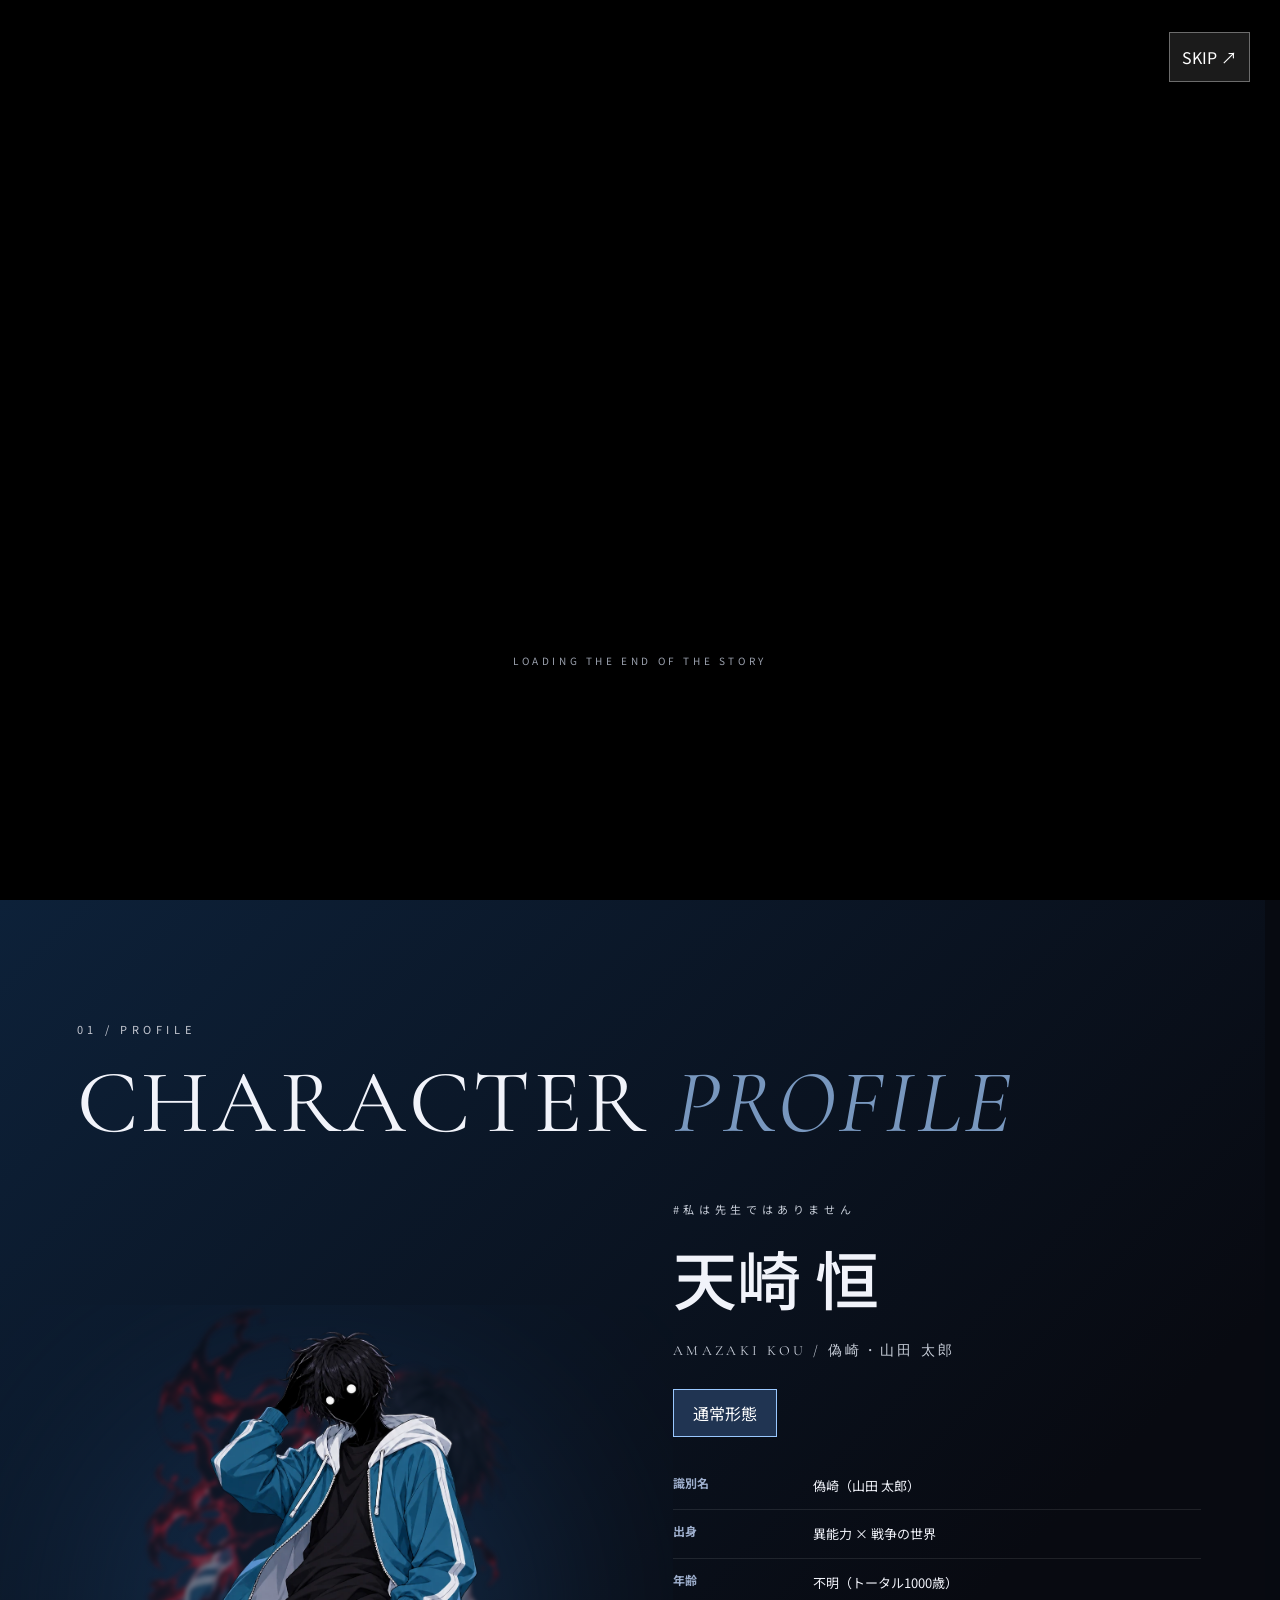
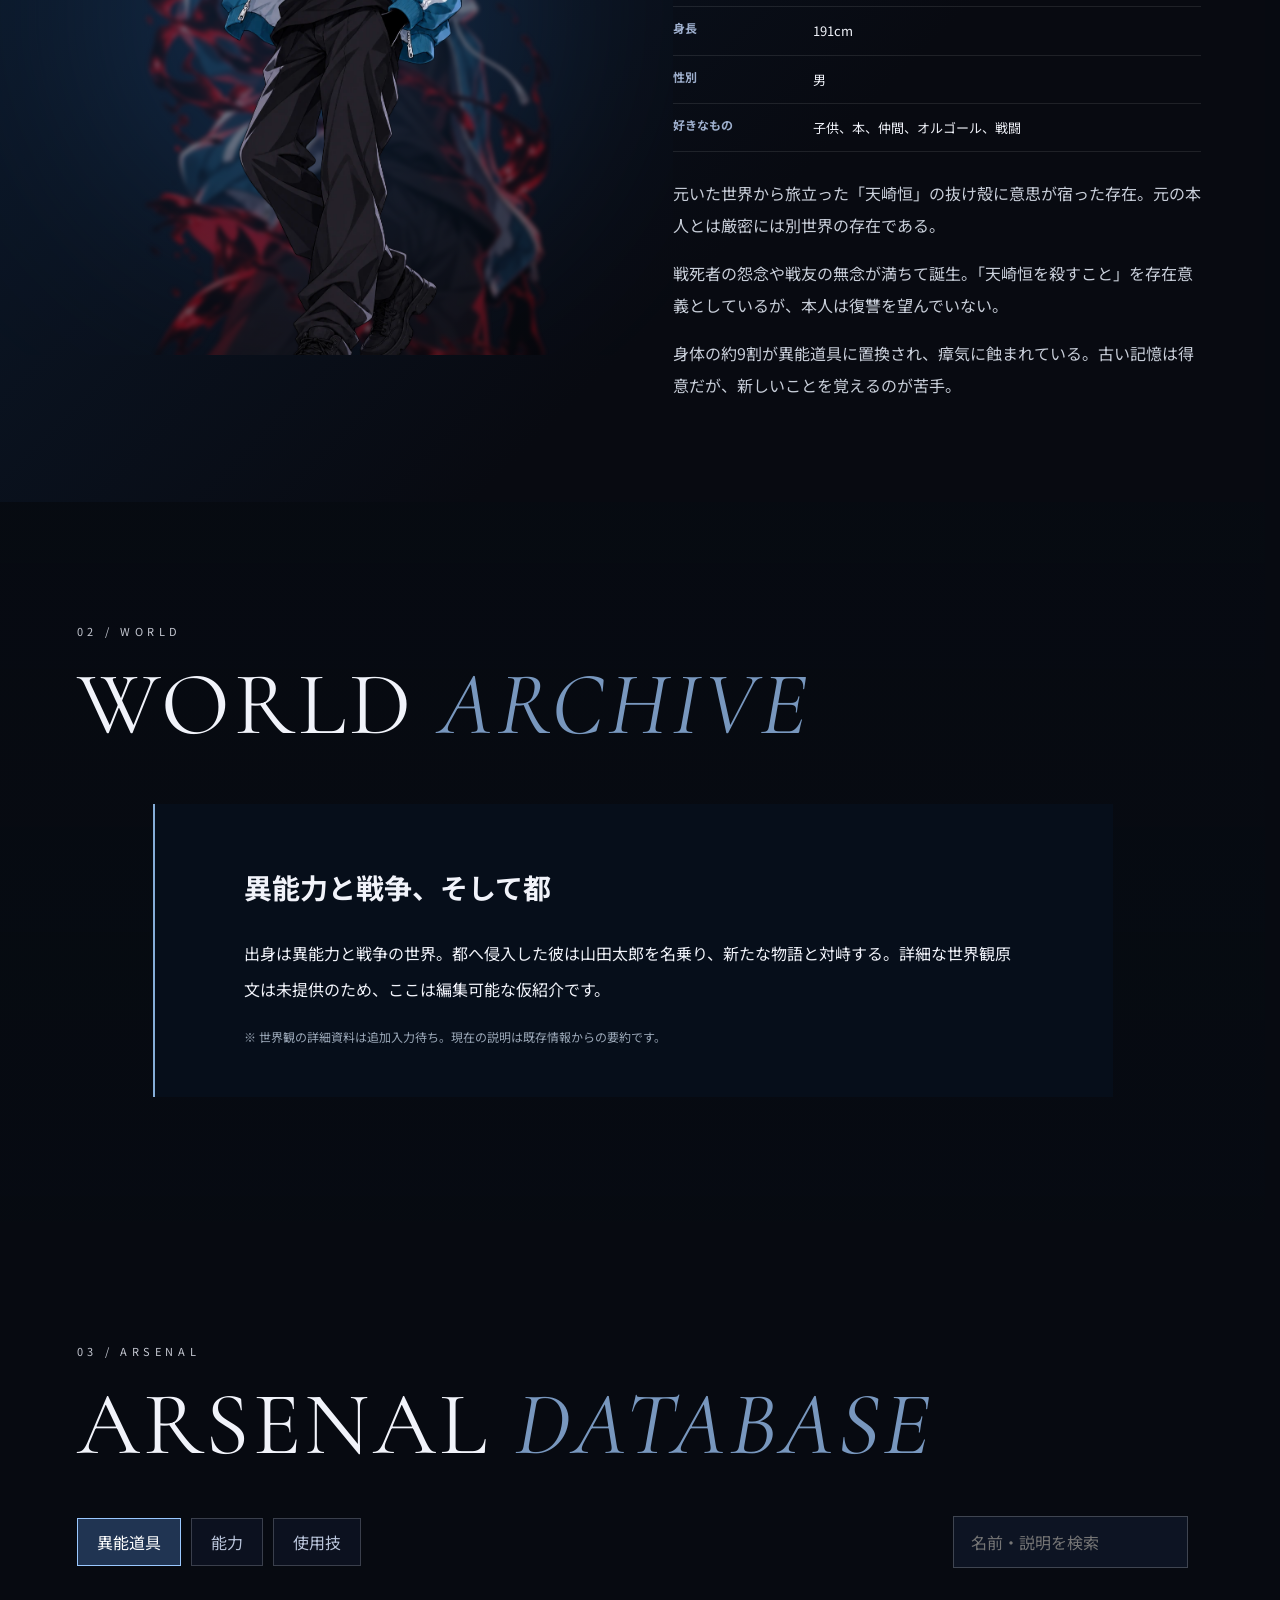
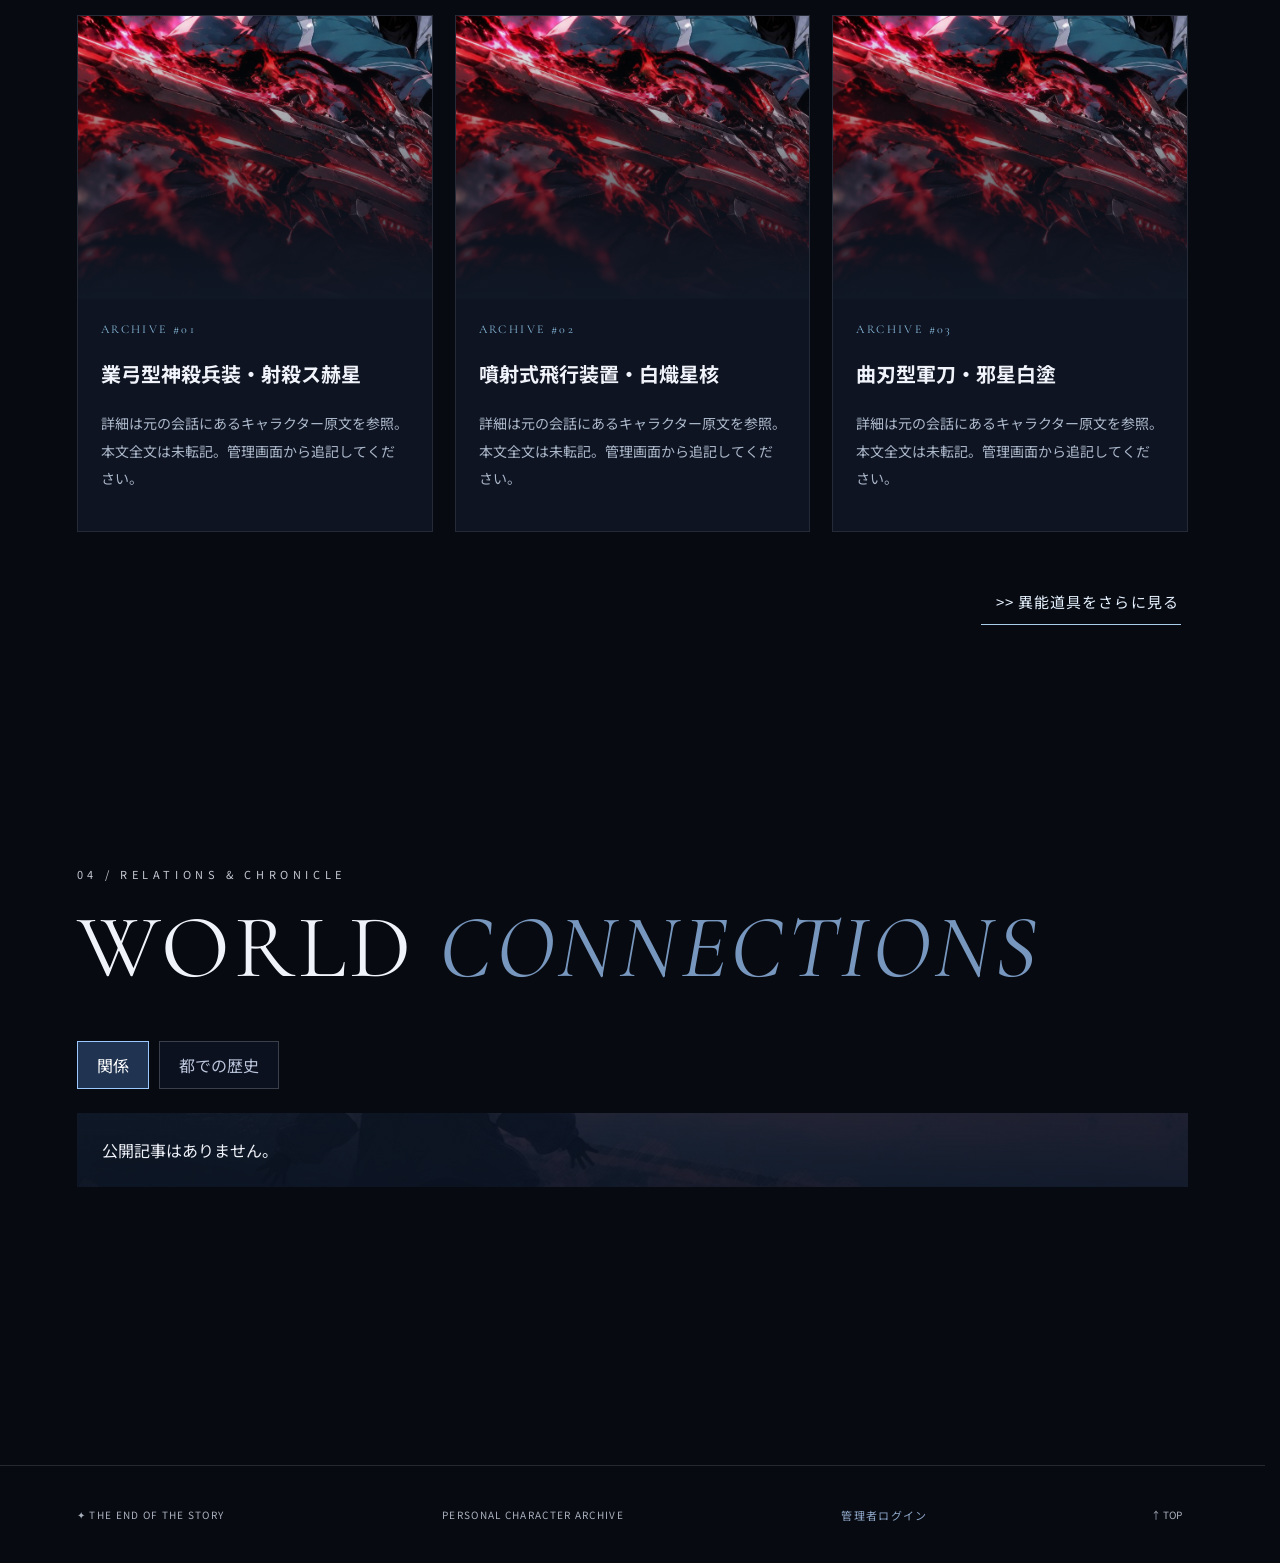
<file: index.html>
<!doctype html><html lang="ja"><head><meta charset="utf-8"><meta name="viewport" content="width=device-width,initial-scale=1,viewport-fit=cover"><meta name="theme-color" content="#070a11"><meta name="description" content="物語之終幕 — 天崎 恒 / 偽崎 / 山田太郎 のキャラクターアーカイブ"><title>物語之終幕 | AMAZAKI ARCHIVE</title>
<meta property="og:type" content="website">
<meta property="og:site_name" content="AMAZAKI ARCHIVE">
<meta property="og:title" content="物語之終幕 | AMAZAKI ARCHIVE">
<meta property="og:description" content="物語之終幕 — 天崎 恒 / 偽崎 / 山田太郎 のキャラクターアーカイブ">
<meta property="og:url" content="https://amazaki-character-site.vercel.app/">
<meta name="twitter:card" content="summary">
<meta name="twitter:title" content="物語之終幕 | AMAZAKI ARCHIVE">
<meta name="twitter:description" content="物語之終幕 — 天崎 恒 / 偽崎 / 山田太郎 のキャラクターアーカイブ">
<link rel="preload" as="image" href="assets/slide-1.webp"><link rel="stylesheet" href="styles.css"><link rel="stylesheet" href="awakening.css"><link rel="stylesheet" href="entry-reveal.css"></head><body>
<div id="loader" class="loader" aria-label="読み込み中"><video id="loaderVideo" autoplay muted playsinline preload="auto"><source src="assets/loading.mp4" type="video/mp4"></video><button id="skipLoad" class="skip">SKIP ↗</button><p>LOADING THE END OF THE STORY</p></div>
<header class="topbar"><button class="brand" id="home" aria-label="メインへ戻る">✦ <span>物語之終幕</span></button><span class="header-mid">AMAZAKI / ARCHIVE</span><button id="menuToggle" class="hamburger" aria-label="メニューを開く" aria-expanded="false"><span></span><span></span><span></span></button></header>
<nav id="menu" class="menu" aria-label="メインメニュー" aria-hidden="true"><div class="menu-inner"><div class="menu-sign">✦<small>THE END OF THE STORY</small></div><div id="menuItems"></div><button id="menuAdmin" class="menu-admin" hidden aria-hidden="true" tabindex="-1">ローカル開発用エディタ（公開版では無効）</button></div></nav>
<main><section id="main" class="hero section current"><div id="slideLayer" class="slide-layer"></div><div class="hero-fade"></div><div class="hero-content"><p class="eyebrow">A STORY OF THE END</p><h1>物語之終幕</h1><p class="en">THE END OF THE STORY</p><blockquote id="heroQuote">大切な物を守る為に、俺は〝終幕〟になる。</blockquote><div id="slideDots" class="dots" aria-label="スライド切替"></div><button id="explore" class="explore">SCROLL TO DISCOVER <span>⌄</span></button></div><button id="prev" class="slide-arrow prev" aria-label="前のスライド">‹</button><button id="next" class="slide-arrow next" aria-label="次のスライド">›</button></section>
<section id="character" class="section character"><div class="section-heading"><p class="eyebrow">01 / PROFILE</p><h2>CHARACTER <em>PROFILE</em></h2></div><div class="portrait-stage"><div class="portrait-glow"></div><img id="profileDecoration" class="portrait-deco" src="assets/portrait-normal-effect.webp" alt="" loading="lazy"><img id="profilePortrait" class="portrait" src="assets/portrait-normal.webp" alt="天崎恒の立ち絵" loading="lazy"></div><div class="character-info"><p class="eyebrow">#私は先生ではありません</p><h3>天崎 恒</h3><p class="roman">AMAZAKI KOU / 偽崎・山田 太郎</p><div class="switcher"><button class="form-switch active" data-form="normal">通常形態</button><button class="form-switch" data-form="awakened" hidden>覚醒形態</button></div><div id="profileDetails"></div></div></section>
<section id="world" class="section world"><div class="section-heading"><p class="eyebrow">02 / WORLD</p><h2>WORLD <em>ARCHIVE</em></h2></div><div class="world-content"><h3 id="worldTitle"></h3><p id="worldBody"></p><p class="footnote">※ 世界観の詳細資料は追加入力待ち。現在の説明は既存情報からの要約です。</p></div></section>
<section id="arsenal" class="section arsenal"><div class="section-heading"><p class="eyebrow">03 / ARSENAL</p><h2>ARSENAL <em>DATABASE</em></h2></div><div class="arsenal-tools"><div class="tabs"><button class="tab active" data-tab="equipment">異能道具</button><button class="tab" data-tab="abilities">能力</button><button class="tab" data-tab="techniques">使用技</button></div><input id="search" type="search" placeholder="名前・説明を検索" aria-label="記事を検索"></div><div id="arsenalCards" class="card-grid"></div></section>
<section id="archive" class="section archive"><div class="section-heading"><p class="eyebrow">04 / RELATIONS & CHRONICLE</p><h2>WORLD <em>CONNECTIONS</em></h2></div><div class="tabs"><button class="archive-tab active" data-archive="relations">関係</button><button class="archive-tab" data-archive="history">都での歴史</button></div><div id="archiveContent" class="archive-content"></div></section></main>
<footer><span>✦ THE END OF THE STORY</span><span>PERSONAL CHARACTER ARCHIVE</span><a href="admin.html" class="admin-footer-link" aria-label="管理者ログイン">管理者ログイン</a><button id="footerTop">↑ TOP</button></footer>
<div id="editorOverlay" class="editor-overlay" aria-hidden="true"><div class="editor"><header><h2>LOCAL EDITOR <small>試作版</small></h2><button id="closeEditor" aria-label="閉じる">✕</button></header><p class="warning">この画面はローカル試作用です。パスワード認証・公開DB保存は未実装です。編集内容はこのブラウザだけに保存され、他の閲覧者には反映されません。公開用の本番管理画面としては使用しないでください。</p><p>変更先の項目</p><select id="editCollection"><option value="equipment">異能道具</option><option value="abilities">能力</option><option value="techniques">使用技</option><option value="relations">関係</option><option value="history">都での歴史</option></select><select id="editItem"></select><label>名称<input id="editTitle" type="text"></label><label>本文（試作版ではプレーンテキスト）<textarea id="editBody" rows="8"></textarea></label><div class="editor-actions"><button id="saveItem">端末に保存</button><button id="addItem">項目を追加</button><button id="deleteItem">選択項目を削除</button></div><hr><h3>バックアップ</h3><p class="footnote">文章・項目データをJSON形式で退避します。画像・動画の実体は含みません。画像はこのZIP内のassets/を保管してください。</p><div class="editor-actions"><button id="downloadBackup">JSONを書き出す</button><button id="copyBackup">JSONをコピー</button><button id="resetData">初期データに戻す</button></div><label>バックアップJSONを貼り付けて復元<textarea id="restoreText" rows="4" placeholder="バックアップJSONを貼り付け"></textarea></label><button id="restoreBackup">確認して復元</button><p id="editorStatus" role="status" aria-live="polite"></p></div></div>
<script src="supabase-config.js" defer></script><script src="safe-html.js" defer></script><script src="awakening-state.js" defer></script><script src="awakening-fx.js" defer></script><script src="entry-reveal.js" defer></script><script src="app.js" defer></script></body></html>
</file>
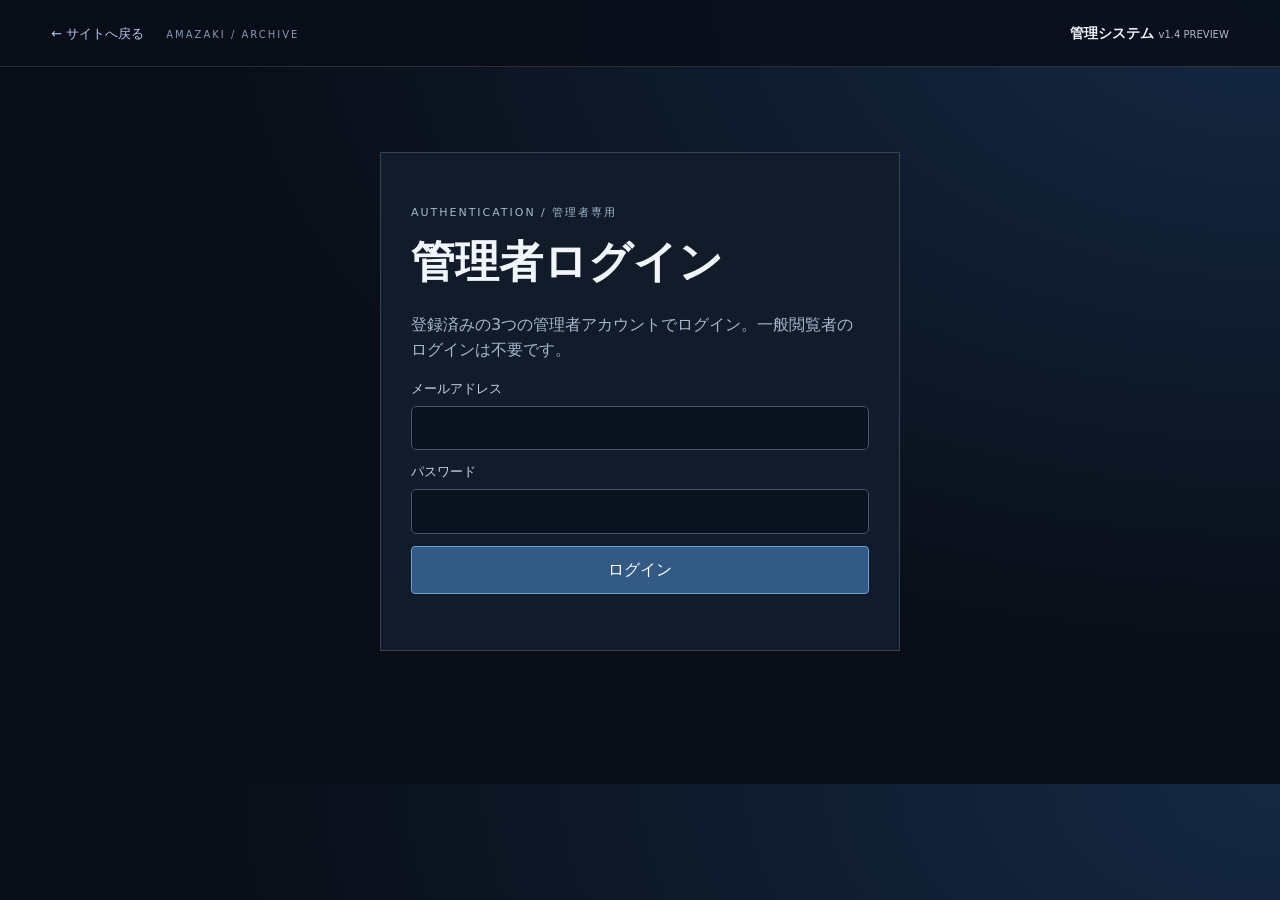
<file: admin.html>
<!doctype html><html lang="ja"><head><meta charset="utf-8"><meta name="viewport" content="width=device-width,initial-scale=1,viewport-fit=cover"><meta name="robots" content="noindex,nofollow"><meta name="theme-color" content="#0d111a"><title>管理 | 物語之終幕</title><link rel="stylesheet" href="admin.css"></head><body>
<header class="admin-header"><div><a class="return" href="./index.html">← サイトへ戻る</a><span class="tiny">AMAZAKI / ARCHIVE</span></div><strong>管理システム <span>v1.4 PREVIEW</span></strong></header>
<div class="container"><div id="configBanner" class="banner" hidden>Supabaseへの接続設定がまだです。<code>supabase-config.js</code> の2か所を編集してください。<a href="README_導入手順.md">手順を読む</a></div>
<section id="loginPanel" class="login-panel"><p class="eyebrow">AUTHENTICATION / 管理者専用</p><h1>管理者ログイン</h1><p>登録済みの3つの管理者アカウントでログイン。一般閲覧者のログインは不要です。</p><form id="loginForm"><label>メールアドレス<input id="email" type="email" autocomplete="username" required></label><label>パスワード<input id="password" type="password" autocomplete="current-password" required></label><button class="primary" type="submit">ログイン</button></form><p id="loginError" role="alert" class="error"></p></section>
<section id="workspace" hidden><div class="workspace-head"><div><p class="eyebrow">ARCHIVE CONTROL</p><h1>物語資料の管理</h1><p class="note">異能道具・能力・使用技・世界観・関係・都での歴史を編集・追加・削除。CHARACTER PROFILEは現状を維持します。</p></div><div class="user-actions"><span id="signedUser"></span><button id="logoutBtn" class="outline">ログアウト</button></div></div>
<div class="columns"><aside class="side"><div class="filters"><label>分類<select id="categoryFilter"><option value="item">異能道具</option><option value="ability">能力</option><option value="technique">使用技</option><option value="world">世界観</option><option value="relation">関係</option><option value="history">都での歴史</option></select></label><label id="formField">形態<select id="formFilter"><option value="normal">通常</option><option value="awakened">覚醒</option></select></label></div><button id="newBtn" class="primary wide">＋ 新規記事</button><div id="entryList" class="entry-list" role="listbox" aria-label="記事一覧"></div></aside>
<div class="edit-area"><section class="panel"><div class="section-top"><h2 id="editHeading">記事を選択</h2><small id="entryBadge">未選択</small></div><label>記事名<input id="title" placeholder="記事の名前" maxlength="160"></label><div class="two"><label>公開状態<select id="published"><option value="false">下書き（一般非公開）</option><option value="true">公開（全員閲覧可）</option></select></label><label>並び順<input id="sortOrder" type="number" value="0" min="-10000" max="100000"></label></div>
<div class="label-top">本文（装飾可能）</div><div class="tools" id="formatTools"><button type="button" data-cmd="bold" title="太字"><b>B</b></button><button type="button" data-cmd="italic" title="斜体"><i>I</i></button><button type="button" data-cmd="underline" title="下線"><u>U</u></button><button type="button" data-cmd="insertUnorderedList" title="箇条書き">☷</button><button type="button" data-cmd="formatBlock" data-value="h2">大見出し</button><button type="button" data-cmd="formatBlock" data-value="h3">小見出し</button><button type="button" data-cmd="fontSize" data-value="5">大きい字</button><button type="button" data-cmd="fontSize" data-value="3">普通字</button><button type="button" id="insertLine" title="区切り線">―</button><label class="colorTool">色<input id="fontColor" type="color" value="#c9d5e8"></label></div>
<div id="richEditor" class="rich-editor" contenteditable="true" role="textbox" aria-label="本文編集エリア" aria-multiline="true" spellcheck="false"></div><label>本文の登場演出<select id="animation"><option value="none">なし</option><option value="右から登場">右から登場</option><option value="下から浮上">下から浮上</option></select></label>
<div class="label-top">記事画像（各記事個別・<span id="imageAspect">5:4</span>）</div><div class="image-controls"><input id="imageInput" type="file" accept="image/png,image/jpeg,image/webp"><p class="note">PNG・JPEG・WebP。元画像20MBまで。<span id="imageTypeHelp">異能道具・能力・技は5:4で保存します。</span>WebPに変換します。</p><canvas id="cropCanvas" width="1250" height="1000" aria-label="画像5対4のプレビュー"></canvas><div class="two"><label>横位置<input id="cropX" type="range" min="-100" max="100" value="0"></label><label>縦位置<input id="cropY" type="range" min="-100" max="100" value="0"></label></div><p class="note" id="imageNote">画像未変更（記事ごとの既存画像を維持）</p><button id="removeImage" class="outline" type="button">画像指定を解除</button></div>
<div class="buttons"><button id="previewBtn" class="outline" type="button">👁 公開ページでプレビュー（保存しない）</button><button id="saveEntry" class="primary">記事を保存</button><button id="deleteEntry" class="danger" type="button">この記事を削除</button></div><p class="note">保存前にバックアップを推奨。公開にするとログインしていない閲覧者にも表示されます。</p></section></div></div>
<section class="panel maintenance" id="awakeningSettingsPanel"><h2>覚醒形態の公開・演出</h2><p class="note">ここで非公開にしても記事や画像は削除されません。非公開設定は次のページ読み込みから閲覧者へ反映されます。</p><div class="two"><label>覚醒形態の公開<select id="awakenedPublic" disabled><option value="false">非公開（通常形態だけ表示）</option><option value="true">公開（切替を表示）</option></select></label><label>リジェクト演出<select id="awakenedEffect" disabled><option value="true">有効（フル演出）</option><option value="false">無効（即時切替）</option></select></label></div><div class="buttons"><button id="saveAwakeningSettings" class="outline" type="button" disabled>覚醒設定を保存</button></div><p id="awakeningSettingsStatus" class="note" role="status" aria-live="polite">管理者ログイン後に現在の設定を読み込みます。</p></section><section class="panel maintenance"><h2>バックアップ・初期データ</h2><p class="note">未登録の分類だけ取り込みます。既に登録したDB記事は上書きしません。文章に未転記部分があるため、正式原文に沿って加筆してください。</p><div class="buttons"><button id="seedBtn" class="outline">未登録の分類に元サイトの記事を取り込み</button><button id="downloadJson" class="outline">DB記事をJSON保存</button><button id="copyJson" class="outline">DB記事をコピー</button></div><label>保存したJSONから記事を復元（同じIDの記事を上書き・ないIDを追加）<textarea id="restoreJson" rows="4" placeholder="保存したJSONを貼り付け"></textarea></label><button id="restoreBtn" class="outline">バックアップJSONから復元</button><p class="note">この復元は記事データのみ。バックアップには公開切り替え状態も含みます。バックアップにない記事の削除や、Storage画像の復元は行いません。画像ファイルは別途保管してください。</p></section>
</section>
<div id="previewDialog" class="preview-dialog" hidden role="dialog" aria-modal="true" aria-label="公開表示プレビュー">
 <div class="preview-toolbar"><strong>公開ページでの見え方 <small>保存せずに確認</small></strong><div><button id="previewDesktop" type="button" aria-pressed="true">PC</button><button id="previewMobile" type="button" aria-pressed="false">スマホ</button><button id="closePreview" class="danger" type="button">閉じる ✕</button></div></div>
 <p class="preview-notice" id="previewNotice">編集内容を表示しています。DBにはまだ保存していません。</p>
 <iframe id="previewFrame" title="実際のサイト上でのプレビュー" loading="eager"></iframe>
</div>
<p id="globalStatus" role="status" aria-live="polite" class="status"></p></div>
<script src="supabase-config.js" defer></script><script src="safe-html.js" defer></script><script src="admin.js" defer></script></body></html>
</file>
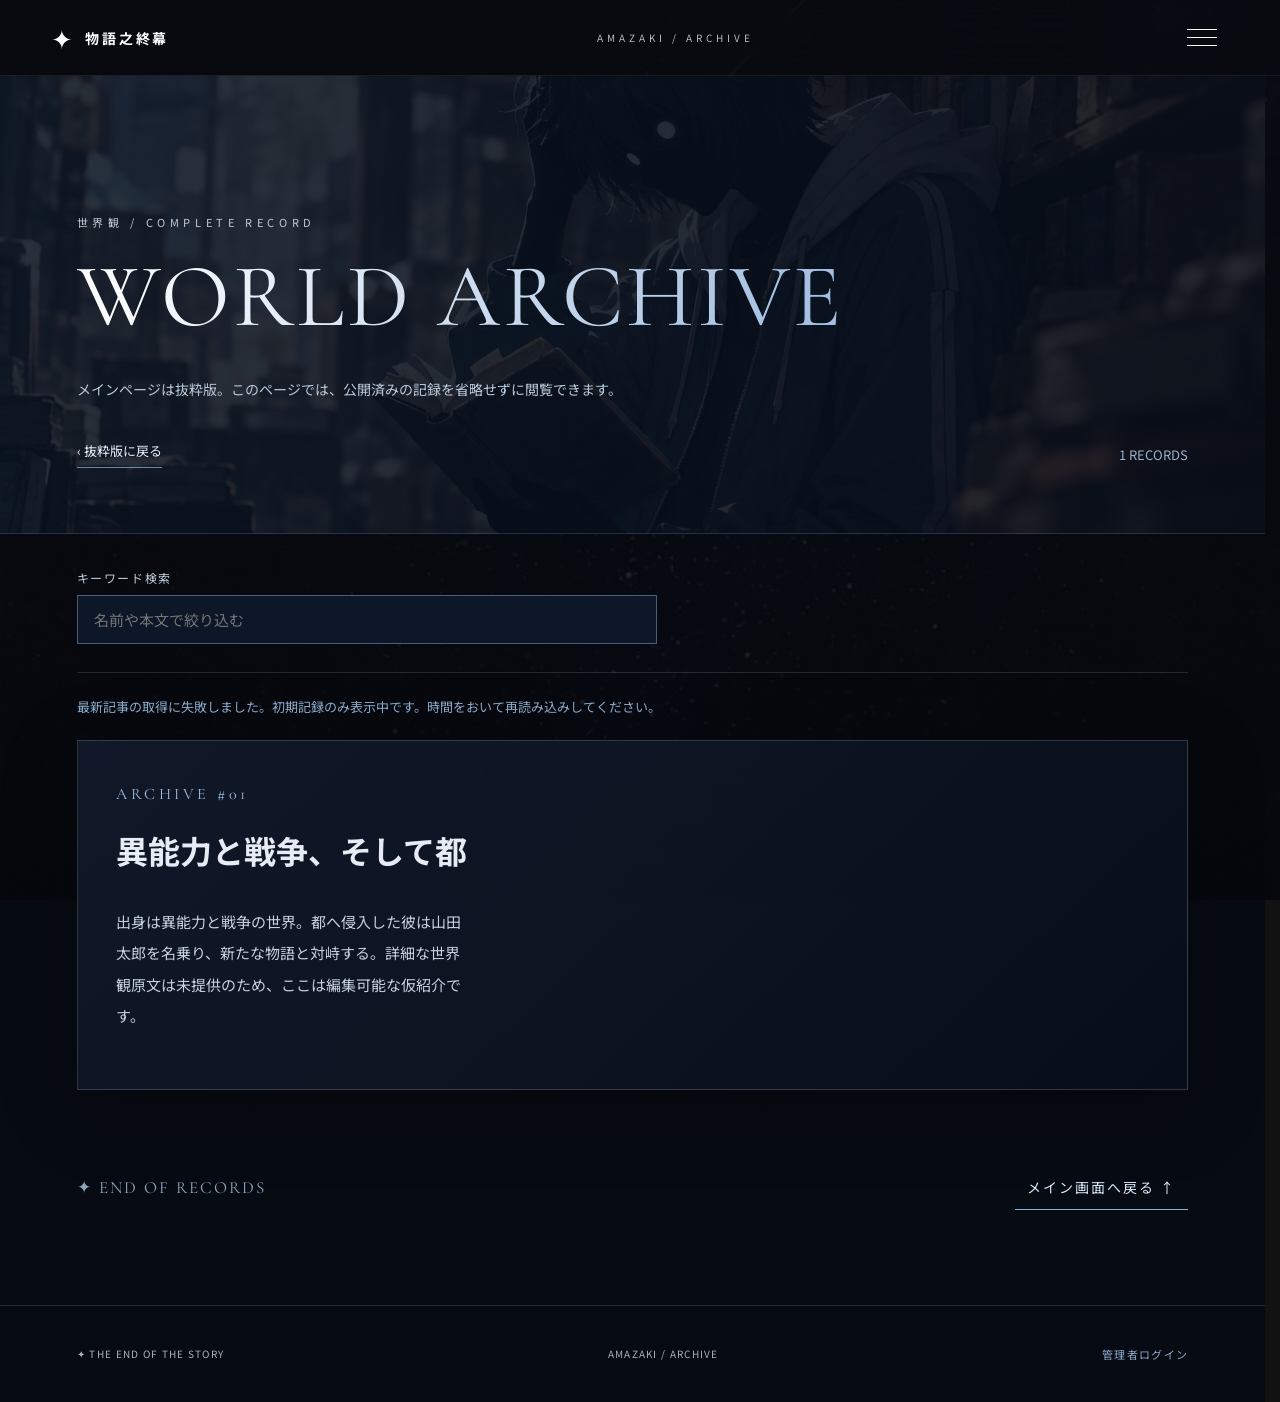
<file: archive.html>
<!doctype html>
<html lang="ja">
<head>
<meta charset="utf-8">
<meta name="viewport" content="width=device-width,initial-scale=1,viewport-fit=cover">
<meta name="theme-color" content="#070a11">
<meta name="description" content="物語之終幕 — 異能道具・能力・使用技・世界観・関係・都での歴史の全文アーカイブ">
<title>全文アーカイブ | AMAZAKI ARCHIVE</title>
<link rel="stylesheet" href="styles.css">
<link rel="stylesheet" href="archive-page.css"><link rel="stylesheet" href="awakening.css"><link rel="stylesheet" href="entry-reveal.css">
<!-- Only full archive pages: hide obsolete direct links when modern menu groups are present. -->
<style>
.full-archive-page #menuItems:has(> .menu-group) > .menu-link { display:none!important; }
</style>
</head>
<body class="full-archive-page">
<header class="topbar"><a class="brand archive-home" href="index.html#main" aria-label="メインへ戻る">✦ <span>物語之終幕</span></a><span class="header-mid">AMAZAKI / ARCHIVE</span><button id="menuToggle" class="hamburger" aria-label="メニューを開く" aria-expanded="false" aria-controls="menu"><span></span><span></span><span></span></button></header>
<nav id="menu" class="menu" aria-label="メインメニュー" aria-hidden="true"><div class="menu-inner"><div class="menu-sign">✦<small>THE END OF THE STORY</small></div><div id="menuItems"></div></div></nav>
<main id="archiveMain" class="full-archive-main">
<div class="archive-hero">
<p class="eyebrow" id="archiveCode">THE END OF THE STORY / COMPLETE RECORD</p>
<h1 id="archiveTitle">ARCHIVE</h1>
<p class="archive-description">メインページは抜粋版。このページでは、公開済みの記録を省略せずに閲覧できます。</p>
<div class="archive-breadcrumb"><a id="backOverview" href="index.html#world">‹ 抜粋版に戻る</a><span id="archiveCount" aria-live="polite"></span></div>
</div>
<section class="archive-inner" aria-label="全文一覧">
<div class="archive-controls"><label class="archive-search-label" for="fullSearch">キーワード検索 <input type="search" id="fullSearch" placeholder="名前や本文で絞り込む"></label>
<div class="archive-form-control" id="formWrap"><span>形態</span><div class="archive-form-buttons" role="group" aria-label="形態を選択"><button type="button" data-form="normal" class="selected">通常形態</button><button type="button" data-form="awakened" hidden>覚醒形態</button></div></div>
</div>
<p id="archiveStatus" class="archive-status" role="status" aria-live="polite">アーカイブを読み込んでいます…</p>
<div id="fullRecords" class="full-records"></div>
<div class="archive-end"><span>✦ END OF RECORDS</span><a href="index.html#main">メイン画面へ戻る ↑</a></div>
</section>
</main>
<footer><span>✦ THE END OF THE STORY</span><span>AMAZAKI / ARCHIVE</span><a href="admin.html" class="admin-footer-link">管理者ログイン</a></footer>
<script src="supabase-config.js" defer></script>
<script src="safe-html.js" defer></script>
<script src="awakening-state.js" defer></script>
<script src="entry-reveal.js" defer></script>
<script src="archive-page.js?v=1.6.5-menu-clean" defer></script>
<script src="archive-menu-unify.js?v=1.6.5-menu-clean" defer></script>
</body></html>
</file>
<file: styles.css>
@import url('https://fonts.googleapis.com/css2?family=Noto+Sans+JP:wght@300;400;500;700;900&family=Cormorant+Garamond:wght@400;600&display=swap');:root{color-scheme:dark;--bg:#070a11;--fg:#f1f3fa;--muted:#a5aebd;--red:#fa485d;--blue:#6daaf5}*{box-sizing:border-box}html{scroll-behavior:smooth}body{margin:0;background:var(--bg);color:var(--fg);font-family:'Noto Sans JP',sans-serif}body::before{content:'';position:fixed;inset:0;background:linear-gradient(#05070cbb,#05070cf2),url('assets/background-site.jpg') center/cover;z-index:-1}button,input,textarea,select{font:inherit}button{cursor:pointer}button:focus-visible,input:focus-visible,select:focus-visible,textarea:focus-visible{outline:2px solid #8db9ff;outline-offset:2px}.topbar{height:76px;display:flex;align-items:center;justify-content:space-between;position:fixed;inset:0 0 auto;z-index:50;background:#090b10b5;border-bottom:1px solid #ffffff12;backdrop-filter:blur(20px);padding:0 clamp(18px,4vw,72px)}.brand{border:0;background:none;color:white;font-size:26px;display:flex;gap:12px;align-items:center}.brand span{font-size:14px;font-weight:700;letter-spacing:.2em}.header-mid{font-size:10px;color:#b8bcc6;letter-spacing:.4em}.hamburger{width:48px;height:45px;background:none;border:0;display:flex;flex-direction:column;justify-content:center;gap:7px;z-index:60}.hamburger span{width:30px;height:1px;background:#fafafa;transition:.25s}.hamburger.active span:first-child{transform:translateY(8px) rotate(45deg)}.hamburger.active span:nth-child(2){opacity:0}.hamburger.active span:last-child{transform:translateY(-8px) rotate(-45deg)}.menu{position:fixed;inset:0;background:#08090ff5;z-index:45;opacity:0;visibility:hidden;transition:.3s;overflow:auto}.menu.open{opacity:1;visibility:visible}.menu-inner{max-width:780px;margin:auto;padding:105px 32px 60px}.menu-sign{text-align:center;font-size:46px;color:#f5e2d8;margin-bottom:22px}.menu-sign small{display:block;font-size:10px;letter-spacing:.4em;color:#a8a4b1}.menu-group{border-bottom:1px solid #ffffff24}.menu-link{padding:17px 0;display:flex;align-items:center;justify-content:space-between;width:100%;background:none;border:0;color:white;text-align:left;font-family:'Cormorant Garamond',serif;font-size:clamp(25px,4vw,40px);letter-spacing:.08em}.menu-link small{font:12px 'Noto Sans JP',sans-serif;color:#c1c4ce;letter-spacing:.08em}.menu-sub{display:none;padding:0 0 20px 24px;gap:9px;flex-wrap:wrap}.menu-group.expanded .menu-sub{display:flex}.menu-sub button,.menu-admin{color:#bcc7dd;border:1px solid #ffffff28;background:#ffffff07;padding:9px 14px}.menu-admin{margin:32px 0;width:100%}.section{min-height:80vh;scroll-margin-top:75px;position:relative}.hero{height:100svh;min-height:640px;overflow:hidden;display:flex;align-items:center;justify-content:center}.slide-layer{position:absolute;inset:0;background-size:cover;background-position:center;transition:opacity .65s ease,transform 5.5s linear;animation:heroZoom 6s ease-in-out infinite alternate}@keyframes heroZoom{from{transform:scale(1)}to{transform:scale(1.055)}}.hero-fade{position:absolute;inset:0;background:linear-gradient(90deg,#01040ba3,#01040b40 65%),linear-gradient(0deg,#070a11 0%,transparent 48%,#070a1122)}.hero-content{position:relative;text-align:center;max-width:960px;padding:100px 22px 85px;text-shadow:0 2px 20px #000a}.eyebrow{font-size:11px;letter-spacing:.42em;color:#c4c7d1}.hero h1{font-weight:500;letter-spacing:.22em;font-size:clamp(36px,7vw,92px);margin:15px 0 0}.hero .en,.roman{font:20px 'Cormorant Garamond',serif;letter-spacing:.24em;color:#c5cdde}.hero blockquote{font-size:clamp(13px,2vw,20px);line-height:2;margin:75px 0 35px}.dots{display:flex;justify-content:center;gap:14px;margin:25px 0}.dots button{width:9px;height:9px;border:1px solid #fff9;border-radius:50%;background:#aaa4;padding:0}.dots button.active{background:white;box-shadow:0 0 14px #fff}.explore{color:#dfe4ef;background:none;border:0;font-size:10px;letter-spacing:.22em}.explore span{display:block;font-size:30px;animation:bob 1.7s infinite}@keyframes bob{50%{transform:translateY(8px)}}.slide-arrow{position:absolute;top:50%;z-index:2;border:0;background:#111a2e70;color:white;width:42px;height:60px;font-size:30px}.prev{left:12px}.next{right:12px}.section-heading{padding:110px 6vw 15px}.section-heading h2{font:clamp(43px,7vw,95px) 'Cormorant Garamond',serif;margin:0;letter-spacing:.04em}.section-heading em{font-weight:400;color:#7897be}.character{display:grid;grid-template-columns:minmax(0,1fr) minmax(330px,.88fr);align-items:center;min-height:850px;background:linear-gradient(135deg,#0d2139,#080a11 68%)}.character .section-heading{grid-column:1/-1;padding-bottom:0}.portrait-stage{position:relative;height:650px;overflow:hidden}.portrait-glow{position:absolute;left:15%;top:15%;width:65%;height:65%;background:#285b95;border-radius:50%;filter:blur(115px);opacity:.34}.portrait,.portrait-deco{position:absolute;bottom:-55px;left:50%;height:105%;max-width:100%;object-fit:contain;transform:translateX(-50%);transition:opacity .4s,transform .7s}.portrait-deco{opacity:.38;filter:blur(2px);transform:translateX(-47%) scale(1.05)}.character-info{padding:30px clamp(20px,5vw,80px) 85px 0}.character-info h3{font-size:clamp(39px,5vw,72px);margin:10px 0;font-weight:500}.character-info .roman{font-size:14px}.switcher,.tabs{display:flex;flex-wrap:wrap;gap:10px;margin:24px 0}.switcher button,.tabs button{background:#101627ab;border:1px solid #a0a6b04f;padding:11px 19px;color:#b9c4da}.switcher button.active,.tabs button.active{border-color:#9ac8ff;color:#fff;background:#203452}.profile-table{margin:25px 0}.profile-row{display:grid;grid-template-columns:130px 1fr;border-bottom:1px solid #ffffff18;padding:12px 0;gap:10px}.profile-row strong{font-size:12px;color:#9daecc}.profile-row span{font-size:13px;line-height:1.8}.character-info p{line-height:2;color:#c8ced9}.world{background:linear-gradient(#070b12c9,#070b12f2),url('assets/background-history.webp') center top/cover fixed}.world-content{margin:30px auto 140px;max-width:960px;padding:35px 7vw;background:#07101dcc;border-left:2px solid #85add8}.world-content h3{font-size:28px}.world-content p{line-height:2.25}.footnote{font-size:12px;color:#9ba8b8}.arsenal,.archive{padding-bottom:120px}.arsenal-tools{display:flex;align-items:center;justify-content:space-between;flex-wrap:wrap;gap:15px;padding:0 6vw}.arsenal-tools input{padding:13px 17px;background:#0d1423;border:1px solid #ffffff35;color:white;min-width:235px}.card-grid{padding:25px 6vw;display:grid;grid-template-columns:repeat(auto-fit,minmax(270px,1fr));gap:22px}.entry-card{background:#101725e8;border:1px solid #ffffff18;overflow:hidden;animation:rise .6s ease both}@keyframes rise{from{transform:translateY(20px);opacity:0}to{transform:none;opacity:1}}.entry-image{height:185px;background-size:cover;background-position:center;position:relative}.entry-image:after{content:'';position:absolute;inset:0;background:linear-gradient(0deg,#101725,transparent)}.entry-text{padding:15px 23px 25px}.entry-text small{font:12px 'Cormorant Garamond',serif;letter-spacing:.2em;color:#8bbedf}.entry-text h3{font-size:20px;line-height:1.6}.entry-text p{font-size:13px;color:#abb8ca;line-height:2;white-space:pre-wrap}.archive .tabs,.archive-content{margin-left:6vw;margin-right:6vw}.archive-content{padding:25px;background:linear-gradient(#0b1423d9,#0b1423e8),url('assets/background-relations.jpg') center/cover}.history-item{border-left:1px solid #8aa9d8;padding:5px 22px 26px;margin:14px 0}.history-item h3{font-size:18px}.history-item p{color:#c1cbdc;line-height:1.9}footer{display:flex;flex-wrap:wrap;justify-content:space-between;align-items:center;padding:40px 6vw;border-top:1px solid #ffffff21;gap:18px;font-size:10px;letter-spacing:.13em;color:#aab1be}footer button{background:none;color:inherit;border:0}.loader{position:fixed;inset:0;background:#000;z-index:100;display:flex;justify-content:center;align-items:center;flex-direction:column;transition:opacity .7s,visibility .7s}.loader.hide{opacity:0;visibility:hidden}.loader video{width:min(95vw,840px);max-height:80vh;object-fit:contain}.loader p{font-size:10px;letter-spacing:.36em;color:#9aa0ad}.skip{position:absolute;right:30px;top:32px;background:#ffffff1b;border:1px solid #ffffff5b;color:white;padding:12px}.editor-overlay{position:fixed;inset:0;background:#000b;z-index:120;overflow:auto;visibility:hidden;opacity:0;transition:.25s}.editor-overlay.open{visibility:visible;opacity:1}.editor{max-width:820px;margin:4vh auto;padding:30px;background:#121824;border:1px solid #47516c;min-height:90vh}.editor header{display:flex;justify-content:space-between;align-items:center}.editor h2{font-size:23px}.editor h2 small{font-size:12px;color:#9db3d7}.editor button,.editor select,.editor input,.editor textarea{background:#172335;color:#f4f6ff;border:1px solid #65738e;padding:10px}.editor label{display:block;margin:16px 0}.editor label input,.editor label textarea{display:block;margin-top:8px;width:100%}.editor select{max-width:100%;margin:4px}.editor-actions{display:flex;gap:8px;flex-wrap:wrap;margin:16px 0}.warning{padding:16px;background:#43331e;color:#fff1ce;line-height:1.8;font-size:13px}#editorStatus{color:#a5d4ff}body.locked{overflow:hidden}@media(max-width:760px){.topbar{height:64px}.header-mid{display:none}.hero{min-height:610px}.hero h1{font-size:clamp(34px,10vw,60px)}.hero blockquote{margin-top:62px}.hero .slide-layer{background-position:center}.character{display:block}.character .section-heading{padding-top:70px}.portrait-stage{height:580px}.character-info{padding:30px 7vw 75px}.profile-row{grid-template-columns:100px 1fr}.world{background-attachment:scroll}.section-heading{padding:80px 6vw 15px}.section-heading h2{font-size:45px}.slide-arrow{width:28px;height:45px}.archive-content{padding:12px}.editor{margin:0;padding:16px}.brand span{font-size:12px}}@media(prefers-reduced-motion:reduce){*,*::before,*::after{animation-duration:.01ms!important;transition-duration:.01ms!important;scroll-behavior:auto!important}}
/* Public deploy: hidden local draft editor and 5:4 card images. */
[hidden]{display:none!important}#editorOverlay{display:none!important}.entry-image{height:auto;aspect-ratio:5/4}

/* v1.3 — public archive rendering only; profile untouched */
.admin-footer-link{font-size:11px;color:#8fa7c9;text-decoration:none}
.entry-rich p{white-space:pre-wrap}.entry-rich h2,.entry-rich h3{line-height:1.55}.entry-rich blockquote{border-left:2px solid #83a3c5;padding-left:13px;color:#b8cce2}.entry-rich hr{border:0;border-top:1px solid #506179;margin:15px 0}.entry-rich[aria-label="右から登場"]{animation:entryRight .65s ease both}.entry-rich[aria-label="下から浮上"]{animation:rise .65s ease both}@keyframes entryRight{from{opacity:0;transform:translateX(24px)}to{opacity:1;transform:none}}

/* v1.4 editable world / relationships / chronicle, same rendering for unsaved preview */
.world-entry-extra{border-bottom:1px solid #7194b530;padding:16px 0 25px}.world-entry-extra:last-child{border-bottom:0}.world-entry-extra h3{font-size:clamp(22px,3vw,34px)}.world-cover,.archive-card-media{aspect-ratio:16/9;background-size:cover;background-position:center;margin:12px 0 28px;border:1px solid #8ea4ca50}
.archive-rich-card{margin:20px 0 38px}.archive-rich-card h3{font-size:23px}.archive-rich-card .entry-rich{color:#c3cad9;line-height:2}.archive-rich-card .entry-rich p{white-space:pre-wrap}.entry-rich{overflow-wrap:anywhere;line-height:1.9}.entry-rich p{white-space:pre-wrap}.entry-rich h2,.entry-rich h3{margin:1em 0 .5em}.entry-rich ul,.entry-rich ol{padding-left:1.6em}.entry-rich hr{margin:25px 0;border:0;border-top:1px solid #7194b5}

/* v1.5 overview: short cards, safe full-screen reading and section link outside cards */
.menu-sub a{color:#d5e4fa;border:1px solid #ffffff28;background:#ffffff07;padding:9px 14px;text-decoration:none;display:inline-block}
.menu-sub a:hover,.section-more-link:hover,.entry-read-more:hover{color:#fff;border-color:#a4cdf7}
.menu-link{text-decoration:none}
.entry-digest{color:#becbdb;line-height:1.95;white-space:pre-wrap;overflow-wrap:anywhere}
.entry-text .entry-digest{font-size:14px;line-height:1.95}
.entry-read-more{display:block;max-width:100%;margin:23px 0 0 auto;padding:10px 0 8px 18px;border:0;border-bottom:1px solid #92bce4;background:transparent;color:#edf3ff;font-size:15px;font-weight:650;letter-spacing:.12em;cursor:pointer;text-align:right}
.section-more{display:flex;justify-content:flex-end;max-width:1250px;padding:0 6vw;margin:22px auto 0}
.section-more[hidden]{display:none}
.section-more-link{color:#e6f2ff;font-size:15px;letter-spacing:.07em;padding:12px 2px 12px 15px;text-decoration:none;border-bottom:1px solid #aacdec;transition:color .2s}
.world-digest-more .entry-digest{font-size:15px}
.world-digest-row:not(:last-child){border-bottom:1px solid #ffffff27;padding-bottom:30px;margin-bottom:35px}
.world-cover{width:100%;aspect-ratio:16/9;background-size:cover;background-position:center;margin-bottom:24px}
.entry-detail-dialog{position:fixed;inset:0;margin:auto;width:min(920px,95vw);max-width:95vw;max-height:92dvh;overflow:auto;color:#e6eef9;border:1px solid #6c91b2;background:#0c1421;box-shadow:0 25px 120px #000b;padding:0}
.entry-detail-dialog::backdrop{background:#000d;backdrop-filter:blur(7px)}
.entry-dialog-inner{padding:32px clamp(20px,5vw,60px) 60px;line-height:2;overflow-wrap:anywhere}
.entry-dialog-inner h2{font-size:clamp(23px,3.2vw,36px);line-height:1.55;margin:15px 0 26px}
.entry-dialog-eyebrow{color:#8ebbe5;letter-spacing:.16em;font-size:12px}
.entry-dialog-image{width:100%;height:auto;max-height:46vh;object-fit:contain;background:#070b12;display:block}
.entry-modal-close{position:sticky;top:8px;left:100%;display:block;z-index:2;padding:9px 15px;margin:12px 12px 0 auto;background:#14233a;border:1px solid #ffffff48;color:white;cursor:pointer}
.entry-dialog-inner .entry-rich{font-size:16px;line-height:2.1;white-space:normal}
.entry-dialog-inner .entry-rich p{font-size:inherit;line-height:inherit;white-space:normal;color:#d5dfed}
@media(max-width:760px){.section-more{padding:0 7vw}.entry-detail-dialog{max-width:100vw;width:100vw;max-height:96dvh;bottom:0}.entry-dialog-inner{padding-bottom:60px}.section-more-link{font-size:14px}}


/* AMAZAKI ARCHIVE v1.5.2 — desktop menu layout stability.
   Scope: desktop menus only. No content, admin, Supabase or mobile changes. */
@media (min-width: 761px) {
  /* Retain the page's scrollbar width while the body is locked. */
  html { scrollbar-gutter: stable; }
  /* Reserve the same width whether closed or with expanded submenus. */
  .menu {
    scrollbar-gutter: stable both-edges;
    overflow-y: auto;
    overflow-x: hidden;
    overflow-anchor: none;
    background: #08090f;
  }
  .menu-inner { width: 100%; }
}

/* On desktop/tablet, expanded submenu actions sit inside their own row.
   This avoids pushing later navigation items down. Tablet/mobile unchanged. */
@media (min-width: 761px) {
  .menu-group { position: relative; }
  .menu-group > .menu-sub {
    position: absolute;
    top: 50%; right: 46px;
    transform: translateY(-50%);
    z-index: 2;
    padding: 0;
    gap: 5px;
    flex-wrap: nowrap;
  }
  .menu-group > .menu-sub a,
  .menu-group > .menu-sub button {
    font-size: 12px;
    line-height: 1.4;
    white-space: nowrap;
    padding: 7px 10px;
    background: #172030;
  }
}
/* Short desktop viewports: fit full menu without pushing content offscreen. */
@media (min-width: 761px) and (max-height: 700px) {
  .menu-inner {padding-top: 88px; padding-bottom: 16px;}
  .menu-sign {font-size: 34px; margin-bottom: 10px;}
  .menu-link {font-size: clamp(25px, 5vh, 34px); padding: 9px 0;}
  .menu-sub {padding-bottom: 8px;}
}

/* v1.6.3: avoid expensive full-screen backdrop blur on touch devices. */
@media(hover:none){.entry-detail-dialog::backdrop{backdrop-filter:none}}
</file>
<file: awakening.css>
/* Cosmic-horror awakening, isolated from existing site layout */
[hidden]{display:none!important}
body.reject-in-progress{overflow:hidden}
body.awakened-theme .character{background:linear-gradient(130deg,#220a16,#0a1830 53%,#07090f)}
body.awakened-theme .portrait-glow{background:radial-gradient(circle,#a61b42 5%,#2352af 54%,transparent 75%);opacity:.52;filter:blur(75px)}
body.awakened-theme .character .eyebrow{color:#f39ab2}
body.awakened-theme .form-switch.active{background:#3c1a37;border-color:#d77da6}
.reject-sequence{position:fixed;inset:0;z-index:95;overflow:hidden;isolation:isolate;display:grid;place-items:center;background:#020307;color:#f6e8ee;opacity:0;transition:opacity .35s ease;font-family:'Noto Sans JP',sans-serif}
.reject-sequence.is-live{opacity:1}
.reject-sequence::before{content:'';position:absolute;inset:-20%;pointer-events:none;opacity:.6;background:radial-gradient(ellipse at 30% 45%,#a41b3c52,transparent 52%),radial-gradient(ellipse at 70% 65%,#1e559a59,transparent 48%);animation:reject-breathe 2.5s ease-in-out infinite alternate}
.reject-sequence::after{content:'';position:absolute;inset:0;z-index:7;pointer-events:none;opacity:.23;background:repeating-linear-gradient(0deg,transparent 0 3px,#a6bbd913 4px 5px);mix-blend-mode:screen}
.reject-particles{position:absolute;inset:0;width:100%;height:100%;z-index:3;pointer-events:none}
.reject-vortex{position:absolute;width:min(125vw,1150px);aspect-ratio:1;border-radius:50%;border:1px solid #ee335522;box-shadow:inset 0 0 110px #bb104331,0 0 170px #2749ad1a;transform:scale(.3) rotate(-35deg);opacity:0;transition:transform 2.2s cubic-bezier(.08,.7,.15,1),opacity .7s;filter:drop-shadow(0 0 32px #d3254577)}
.reject-vortex::after{content:'';position:absolute;inset:10%;border-radius:50%;border:1px dashed #7ca9ff45;transform:rotate(18deg);animation:reject-turn 12s linear infinite}
.reject-sequence.fracture .reject-vortex{opacity:1;transform:scale(1) rotate(30deg)}
.reject-rune-wheel{position:absolute;z-index:4;top:16%;left:50%;transform:translateX(-50%) rotate(-15deg);white-space:nowrap;color:#cba5bf;letter-spacing:1.2em;font-size:clamp(15px,2vw,28px);opacity:0;transition:opacity .5s;text-shadow:0 0 18px #d82e54}
.reject-sequence.fracture .reject-rune-wheel{opacity:.65;animation:reject-symbol-drift 3.2s linear infinite}
.reject-seal{position:absolute;z-index:2;width:min(66vmin,530px);aspect-ratio:1;border:2px solid #f92b564c;border-radius:50%;box-shadow:0 0 90px #e52f4b35,inset 0 0 50px #357bf737;transform:scale(.1);opacity:0;transition:transform .85s cubic-bezier(.2,.9,.1,1),opacity .45s}
.reject-seal::before,.reject-seal::after{content:'';position:absolute;inset:14%;border:1px solid #80a8ff78;transform:rotate(45deg)}
.reject-seal::after{inset:25%;border-color:#cf284c88;transform:rotate(0deg)}
.reject-sequence.unsealed .reject-seal{opacity:.85;transform:scale(1.05)}
.reject-portrait{position:absolute;inset:4% 0 0;z-index:3;display:grid;place-items:center;opacity:0;transform:scale(.8) translateY(8%);filter:brightness(.45) contrast(1.8) saturate(1.2) drop-shadow(0 0 42px #e5245d);transition:opacity .75s,transform 1s,filter .8s}
.reject-portrait img{height:min(75vh,850px);max-width:90vw;object-fit:contain;opacity:.8}
.reject-sequence.revealed .reject-portrait{opacity:.8;transform:scale(1) translateY(0);filter:brightness(.8) contrast(1.25) drop-shadow(0 0 65px #e53663)}
.reject-veil{position:absolute;inset:0;z-index:5;background:radial-gradient(ellipse at center,#070b17a9 1%,#010205eb 72%);pointer-events:none;transition:opacity .6s}
.reject-sequence.revealed .reject-veil{opacity:.6}
.reject-titles{position:relative;z-index:6;text-align:center;padding:16px;max-width:96vw;transform:translateY(15px);opacity:0;transition:transform .7s,opacity .5s;text-shadow:0 0 20px #000,0 3px 12px #000}
.reject-sequence.unsealed .reject-titles{opacity:1;transform:translateY(0)}
.reject-counter{font:clamp(9px,1vw,12px) monospace;color:#dd849b;letter-spacing:.27em;margin-bottom:14px}
.reject-en{font:normal clamp(46px,11vw,150px)/1.1 'Cormorant Garamond',serif;letter-spacing:.14em;margin:0;position:relative;color:#f8e5ed;text-shadow:0 0 38px #9c254d}
.reject-en::after{content:attr(data-title);position:absolute;inset:0;color:#85b7ff;clip-path:inset(32% 0 54% 0);opacity:0;transform:translateX(0)}
.reject-sequence.fracture .reject-en::after{opacity:.75;animation:reject-glitch .35s steps(2,end) 5}
.reject-jp{font-size:clamp(15px,2.2vw,23px);letter-spacing:.17em;color:#c9d7ee;margin:26px 0 12px;line-height:1.8}
.reject-jp ruby{ruby-align:center;white-space:nowrap}
.reject-jp rt{font-size:.52em;line-height:1.2;letter-spacing:.18em;color:#f2adbd;font-weight:500;text-shadow:0 0 14px #d42c5d77}
.reject-skip{position:absolute;top:max(22px,env(safe-area-inset-top));right:max(20px,env(safe-area-inset-right));z-index:12;background:#080e17a6;color:#f7dbe5;border:1px solid #e5b2c15e;padding:10px 15px;letter-spacing:.13em;cursor:pointer}
.reject-skip:focus-visible{outline:2px solid #a8d1ff;outline-offset:3px}
.reject-sequence.finishing{opacity:0;pointer-events:none;transition:opacity .25s}
.visually-hidden{position:absolute!important;width:1px;height:1px;padding:0;margin:-1px;overflow:hidden;clip:rect(0,0,0,0);white-space:nowrap;border:0}
@keyframes reject-glitch{0%,100%{transform:translateX(0)}30%{transform:translateX(-10px)}70%{transform:translateX(8px)}}
@keyframes reject-turn{to{transform:rotate(378deg)}}
@keyframes reject-symbol-drift{50%{filter:blur(1.4px);letter-spacing:1.5em}}
@keyframes reject-breathe{to{transform:scale(1.16) rotate(4deg);opacity:.95}}
@media(max-width:760px){.reject-rune-wheel{letter-spacing:.45em;top:24%;font-size:12px}.reject-en{font-size:clamp(40px,13vw,77px);letter-spacing:.065em}.reject-jp rt{letter-spacing:.12em}.reject-jp{letter-spacing:.15em}}
@media(prefers-reduced-motion:reduce){.reject-sequence *{animation:none!important;transition-duration:.01ms!important}.reject-particles{display:none}}
</file>
<file: entry-reveal.css>
/* v1.6.3 performance: compositor-friendly entrance, no animated blur/filter.
   Text stays readable if JS/observer does not run. */
.entry-reveal-run[data-entry-motion="right"]{
 animation:amazaki-entry-right .65s cubic-bezier(.2,.72,.22,1) both;
}
.entry-reveal-run[data-entry-motion="rise"]{
 animation:amazaki-entry-rise .65s cubic-bezier(.2,.72,.22,1) both;
}
@keyframes amazaki-entry-right{
 from{opacity:0;transform:translate3d(32px,0,0)}
 to{opacity:1;transform:translate3d(0,0,0)}
}
@keyframes amazaki-entry-rise{
 from{opacity:0;transform:translate3d(0,25px,0)}
 to{opacity:1;transform:translate3d(0,0,0)}
}
/* Native lazy-loaded images retain the same cover crop and ratio. */
.entry-image,.world-cover,.archive-card-media,.full-record-media{position:relative;overflow:hidden}
.entry-image>img,.world-cover>img,.archive-card-media>img,.full-record-media>img{
 display:block;position:absolute;inset:0;width:100%;height:100%;object-fit:cover;object-position:center;
}
@media(max-width:650px){
 .entry-reveal-run[data-entry-motion="right"]{animation-duration:.55s}
 .entry-reveal-run[data-entry-motion="rise"]{animation-duration:.55s}
 @keyframes amazaki-entry-right{from{opacity:0;transform:translate3d(16px,0,0)}to{opacity:1;transform:translate3d(0,0,0)}}
 @keyframes amazaki-entry-rise{from{opacity:0;transform:translate3d(0,16px,0)}to{opacity:1;transform:translate3d(0,0,0)}}
}
@media(prefers-reduced-motion:reduce){
 .entry-reveal-run[data-entry-motion]{animation:none!important;opacity:1!important;transform:none!important}
}
</file>
<file: admin.css>
:root{color-scheme:dark;--bg:#090e17;--panel:#121b2a;--edge:#344456;--ink:#f1f5fc;--muted:#a5b8ce;--gold:#c6a9a0;--blue:#8eafda}*{box-sizing:border-box}body{margin:0;font-family:system-ui,-apple-system,'Noto Sans JP',sans-serif;background:radial-gradient(ellipse at top right,#152944,#090e17 60%);color:var(--ink);line-height:1.6}button,input,textarea,select{font:inherit}button{cursor:pointer}button:disabled{opacity:.5;cursor:wait}a{color:#b4c9f0}input,select,textarea{background:#0a121f;color:#f4f7fd;border:1px solid #46546b;border-radius:5px;max-width:100%;padding:11px}input:not([type=checkbox]):not([type=color]):not([type=range]),textarea,select{width:100%}label{display:block;font-size:13px;color:#c5d3e5;margin:12px 0}label>input,label>select,label>textarea{display:block;margin-top:6px}.admin-header{padding:20px clamp(16px,4vw,65px);display:flex;justify-content:space-between;gap:12px;align-items:center;border-bottom:1px solid #ffffff22;background:#090e18da}.return{text-decoration:none;font-size:13px}.tiny{font-size:10px;color:#849bb8;margin-left:22px;letter-spacing:.2em}.admin-header strong{font-size:14px}.admin-header strong span{font-size:10px;color:#acbac9;font-weight:400}.container{max-width:1430px;padding:22px clamp(14px,3vw,50px) 70px;margin:auto}h1{font-size:clamp(26px,4vw,44px);line-height:1.35;margin:10px 0 20px}h2{font-size:20px}.eyebrow{font-size:11px;color:#97b7df;letter-spacing:.18em}.note{font-size:12px;color:var(--muted)}.banner{padding:16px;border:1px solid #957b3a;background:#423518;color:#ffeca3;margin:15px 0}.login-panel{max-width:520px;margin:7vh auto;background:var(--panel);padding:40px 30px;border:1px solid var(--edge)}.login-panel p{color:var(--muted)}.login-panel .primary{width:100%}.error{color:#ffb2b2}.workspace-head{display:flex;justify-content:space-between;align-items:end;gap:20px;flex-wrap:wrap;margin-bottom:22px}.user-actions{display:flex;flex-wrap:wrap;align-items:center;gap:14px}.user-actions span{font-size:12px;color:#b3c5dc}.columns{display:grid;grid-template-columns:minmax(225px,300px) minmax(0,1fr);gap:22px}.side{background:var(--panel);border:1px solid var(--edge);padding:16px;align-self:start;position:sticky;top:10px}.filters{display:grid;grid-template-columns:1fr 1fr;gap:8px}.filters label{font-size:11px}.wide{width:100%;margin:12px 0}.entry-list{max-height:65vh;overflow:auto}.entry-list button{width:100%;display:block;background:#0b1523;border:1px solid #27384d;border-radius:4px;text-align:left;color:var(--ink);padding:10px;margin:7px 0;font-size:12px}.entry-list button.active{border-color:#9dbce0;background:#1b304a}.entry-list button span{display:block;color:#92a8be;font-size:10px}.panel{background:var(--panel);padding:clamp(17px,3vw,34px);border:1px solid var(--edge);margin-bottom:24px}.section-top,.buttons{display:flex;align-items:center;justify-content:space-between;gap:12px;flex-wrap:wrap}.section-top small{font-size:12px;color:var(--muted)}.two{display:grid;grid-template-columns:1fr 1fr;gap:12px}.label-top{font-size:13px;font-weight:600;margin:28px 0 8px}.tools{display:flex;gap:6px;flex-wrap:wrap;padding:8px;background:#0c1523;border:1px solid #415068;border-bottom:0}.tools button,.tools label{margin:0;background:#20324a;border:1px solid #465874;color:white;border-radius:3px;padding:5px 10px;min-height:35px}.tools .colorTool{display:flex;align-items:center;gap:7px}.tools input[type=color]{background:transparent;border:0;width:30px;height:28px;padding:0}.rich-editor{background:#0a121e;border:1px solid #415068;padding:20px;min-height:300px;max-height:600px;overflow:auto;outline:none;line-height:1.8;color:#e0eafa}.rich-editor:focus{border-color:#9bbfe9}.rich-editor p{margin:.65em 0}.image-controls{background:#0b1523;border:1px solid #364659;padding:15px}.image-controls canvas{display:block;width:min(100%,400px);height:auto;aspect-ratio:5/4;background:#1c2639;border:1px solid #51627c;object-fit:contain}.image-controls input[type=range]{padding:0}.buttons{justify-content:flex-start;margin:25px 0}.buttons button{min-width:145px}button.primary,button.outline,button.danger{color:white;border-radius:4px;padding:10px 17px}button.primary{background:#325a84;border:1px solid #6c9ed4}button.outline{background:transparent;border:1px solid #7a90ac}button.danger{background:#5d2e37;border:1px solid #b57b80}.maintenance{margin-top:30px}.status{padding:11px;min-height:45px;color:#afd4fc;white-space:pre-wrap;position:sticky;bottom:0;background:#0a1120ec;border:1px solid #31405b}.status:empty{display:none}[hidden]{display:none!important}@media(max-width:850px){.columns{grid-template-columns:1fr}.side{position:static}.entry-list{max-height:240px}.workspace-head{display:block}.admin-header{padding:12px}.tiny{display:none}.two{grid-template-columns:1fr}.login-panel{margin:3vh auto}}

/* v1.4 真正な公開ページプレビュー */
.preview-dialog{position:fixed;inset:0;z-index:3000;background:#070a11f8;padding:12px clamp(8px,2vw,32px);display:flex;flex-direction:column;align-items:center;gap:8px}
.preview-dialog[hidden]{display:none}.preview-toolbar{width:100%;display:flex;justify-content:space-between;gap:12px;align-items:center;flex-wrap:wrap}.preview-toolbar strong{font-size:16px}.preview-toolbar small{font-weight:400;color:#aabbd6;font-size:12px}.preview-toolbar>div{display:flex;gap:8px;flex-wrap:wrap}
.preview-toolbar button{border:1px solid #718cad;background:#1d324a;color:#fff;padding:9px 16px;border-radius:4px}
.preview-toolbar button[aria-pressed=true]{border-color:#d0e2ff;background:#325d88}.preview-toolbar button.danger{background:#673040}
.preview-notice{color:#afc7e5;font-size:12px;margin:0;text-align:center}.preview-dialog iframe{display:block;border:2px solid #47627e;background:#070a11;width:min(100%,1500px);flex:1;min-height:0;border-radius:8px;transition:width .2s}
.preview-dialog iframe.mobile{width:min(390px,100%)}body.preview-open{overflow:hidden}
@media(max-width:650px){.preview-dialog{padding:8px}.preview-toolbar strong{font-size:13px}.preview-toolbar button{padding:7px 10px}}


/* v1.5.4: 記事一覧のPCドラッグ / スマホ長押し並べ替え */
.entry-list .sort-help{font-size:11px;line-height:1.65;color:#b8cde5;margin:5px 2px 12px}
.entry-sort-row{display:grid;grid-template-columns:minmax(0,1fr) 44px;align-items:stretch;gap:6px;margin:7px 0;border-radius:5px;transition:background-color .12s}
.entry-list .entry-sort-row>button{margin:0;min-height:50px}
.entry-list .entry-sort-row>.entry-select{border-radius:5px;min-width:0;overflow-wrap:anywhere}
.entry-list .entry-sort-row>.entry-drag-handle{display:flex;align-items:center;justify-content:center;padding:5px;font-size:24px;font-weight:600;color:#c9e1fd;border:1px solid #536b86;background:#152a42;text-align:center;user-select:none;-webkit-user-select:none;touch-action:none;cursor:grab;min-width:44px;min-height:50px}
.entry-list .entry-sort-row>.entry-drag-handle:focus-visible{outline:2px solid #b9dcff;outline-offset:2px}
.entry-list .entry-sort-row.is-dragging{outline:2px dashed #bdd8fb;background:#263b52;opacity:.8}
.entry-list.sort-dragging,.entry-list.sort-dragging *{cursor:grabbing}
@media(max-width:850px){.entry-list .entry-sort-row>.entry-drag-handle{min-width:50px;font-size:27px}}

/* v1.6 awakening settings */
#awakeningSettingsPanel{border-color:#75485b;background:linear-gradient(120deg,#1d1323,#121b2a 65%)}
#awakeningSettingsPanel h2{color:#edb3c6}
#awakeningSettingsStatus{border-left:2px solid #b77c9d;padding-left:12px;min-height:20px}
</file>
<file: archive-page.css>
/* v1.5: dedicated full-record reading pages. No administrator writes. */
.full-archive-page{background:linear-gradient(#060a12d4,#060a12f4),url('assets/background-site.jpg') center/cover fixed;color:#e6ebf4}
.full-archive-page .archive-home{text-decoration:none}
.full-archive-main{min-height:100vh;padding-top:var(--topbar-height,75px)}
.archive-hero{background:linear-gradient(112deg,#071221df,#080d18e3),url('assets/background-history.webp') center/cover;padding:clamp(86px,10vw,148px) 6vw 65px;border-bottom:1px solid #8aacc033}
.archive-hero h1{margin:17px 0 28px;font:normal clamp(47px,7vw,100px)/1.12 'Cormorant Garamond',serif;letter-spacing:.035em;background:linear-gradient(98deg,#fff,#9ebbe0 70%);color:transparent;background-clip:text;overflow-wrap:anywhere}
.archive-description{font-size:14px;color:#b9c9dc;line-height:2;max-width:650px}
.archive-breadcrumb{margin-top:38px;display:flex;align-items:center;gap:16px;justify-content:space-between;flex-wrap:wrap;font-size:13px;color:#9aafc8}
.archive-breadcrumb a{text-decoration:none;color:#e7f0fc;border-bottom:1px solid #6888b3;padding-bottom:7px}
.archive-inner{max-width:1500px;margin:0 auto;padding:35px 6vw 95px}
.archive-controls{display:flex;align-items:end;justify-content:space-between;gap:25px;flex-wrap:wrap;border-bottom:1px solid #a5bed12c;padding-bottom:28px}
.archive-search-label{display:grid;gap:9px;font-size:12px;letter-spacing:.13em;color:#c2cfdf;flex:1;min-width:230px;max-width:580px}
.archive-search-label input{width:100%;padding:13px 16px;background:#0e1727;border:1px solid #6e8eaa99;border-radius:0;color:white;font-size:15px;letter-spacing:0}
.archive-form-control{display:flex;gap:12px;align-items:center;font-size:12px;letter-spacing:.1em;color:#c2cfdf;flex-wrap:wrap}
.archive-form-buttons{display:flex;gap:8px}
.archive-form-buttons button{padding:10px 15px;background:#0a1220;border:1px solid #718aa06c;color:#c0cedb;cursor:pointer}
.archive-form-buttons button.selected{background:#2a4e75;color:white;border-color:#a8d7ff}
.archive-form-control[hidden]{display:none}
.archive-status{margin:24px 0;font-size:13px;color:#8daece}
.full-records{display:grid;gap:55px}
.full-record{background:linear-gradient(137deg,#121b2ce8,#080f1af5);border:1px solid #ffffff29;display:grid;grid-template-columns:minmax(0,39%) minmax(0,61%);min-height:330px;box-shadow:0 17px 70px #0004;scroll-margin-top:100px}
.full-record-media{width:100%;min-height:280px;background-size:cover;background-position:center;background-color:#07101d;align-self:start;position:relative}
.full-record-media[data-ratio="wide"]{aspect-ratio:16/9;min-height:0}
.full-record-media[data-ratio="item"]{aspect-ratio:5/4;min-height:0}
.full-record-media::after{content:'';position:absolute;inset:0;background:linear-gradient(90deg,transparent 75%,#0c142080)}
.full-record-body{padding:clamp(24px,3vw,55px);min-width:0;overflow-wrap:anywhere}
.full-record-index{font:16px 'Cormorant Garamond',serif;color:#9ebdde;letter-spacing:.22em}
.full-record-body h2{font-size:clamp(23px,2.5vw,34px);line-height:1.65;margin:20px 0 29px}
.full-record-body .entry-rich{color:#c6d0e0;line-height:2.1;white-space:normal;font-size:15px}
.full-record-body .entry-rich p{font-size:inherit;line-height:inherit;color:inherit;white-space:pre-wrap;margin:0 0 19px}
.full-record-body .entry-rich h2,.full-record-body .entry-rich h3{font-size:clamp(19px,2vw,27px);color:#eaf1ff;margin:26px 0 15px}
.full-record-body .entry-rich hr{border:0;border-top:1px solid #ffffff45;margin:28px 0}
.full-record-body .entry-rich blockquote{border-left:2px solid #acc5e5;margin:20px 0;padding:8px 18px;color:#c4d4eb}
.full-record-body .entry-rich li{margin-bottom:8px}
.archive-end{margin:75px 0 0;display:flex;align-items:center;justify-content:space-between;flex-wrap:wrap;gap:30px;color:#8da5c1;font:17px 'Cormorant Garamond',serif;letter-spacing:.12em}
.archive-end a{font:14px 'Noto Sans JP',sans-serif;color:#d8eafc;text-decoration:none;border-bottom:1px solid #8db1da;padding:12px}
@media(max-width:820px){.full-archive-main{padding-top:64px}.archive-hero{padding-top:75px}.full-record{grid-template-columns:1fr}.full-record-media[data-ratio="wide"]{aspect-ratio:16/9;min-height:0}.full-record-media[data-ratio="item"]{aspect-ratio:5/4;min-height:0}.full-record-body{padding:26px 6vw 42px}.full-record-body .entry-rich{font-size:15px}.full-records{gap:26px}.archive-hero h1{font-size:clamp(40px,11vw,70px)}}
@media(prefers-reduced-motion:reduce){.full-record{animation:none!important}.archive-hero{background-attachment:scroll}}

/* v1.6.3: fixed backdrops cause repaint jank on mobile scroll. */
@media(max-width:820px),(hover:none){.full-archive-page{background-attachment:scroll}}
</file>
